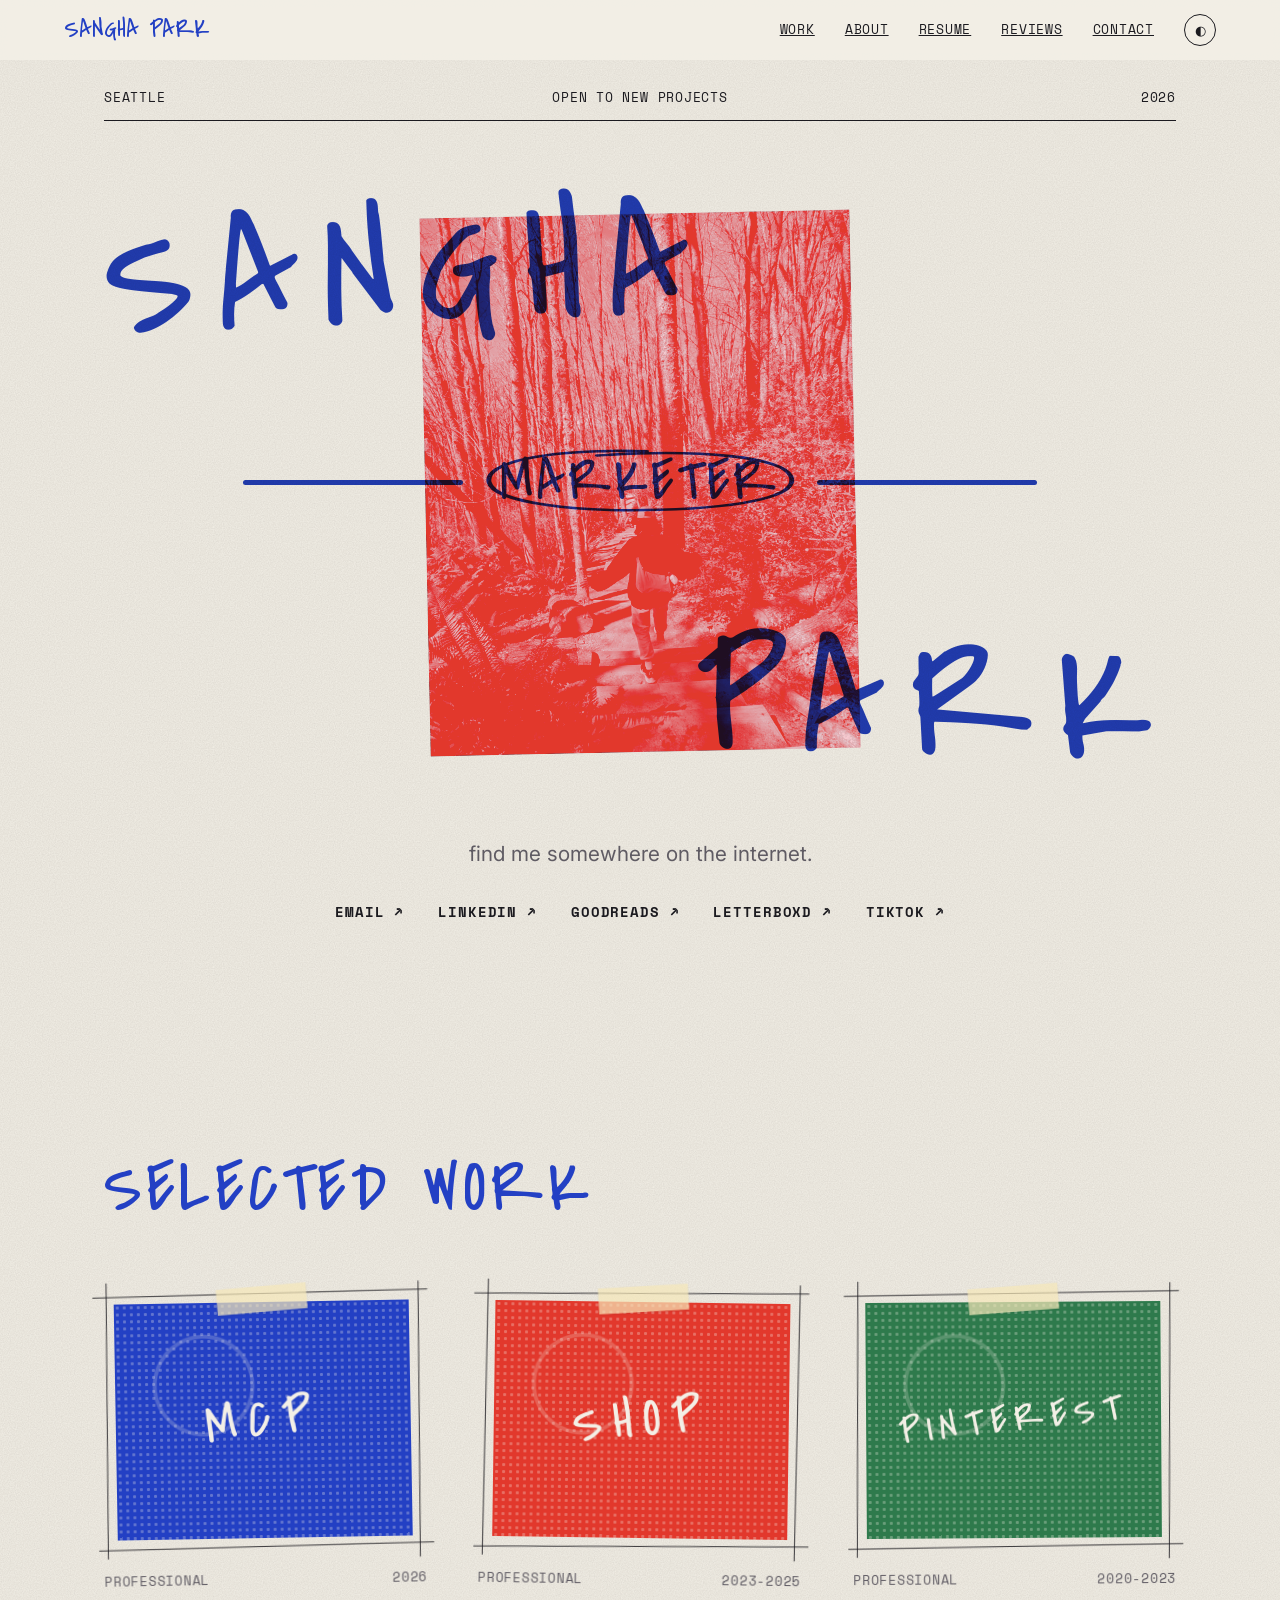
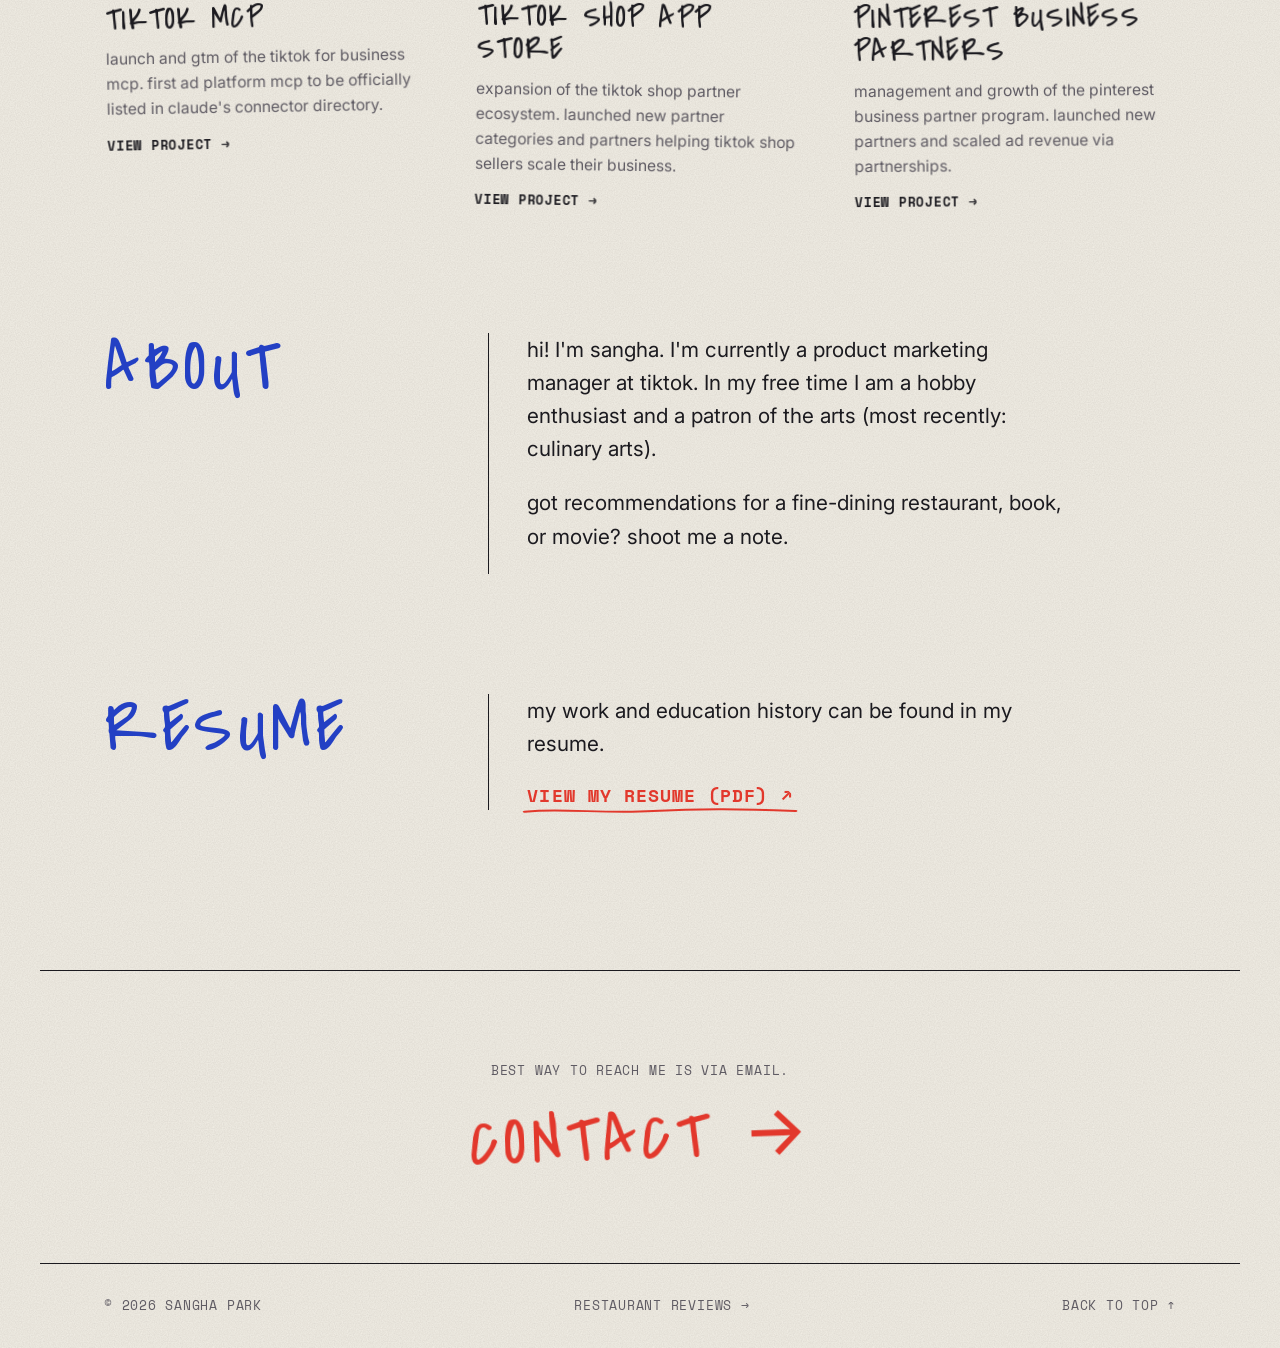
<file: index.html>
<!doctype html>
<html lang="en">
<head>
  <meta charset="utf-8" />
  <meta name="viewport" content="width=device-width, initial-scale=1" />
  <title>Sangha Park</title>
  <meta name="description" content="Personal site and portfolio." />
  <link rel="icon" href="data:image/svg+xml,<svg xmlns='http://www.w3.org/2000/svg' viewBox='0 0 100 100'><rect width='100' height='100' fill='%23f3efe6'/><path d='M70 22 C40 10 18 30 40 48 S70 70 52 84 S22 82 24 74' fill='none' stroke='%232340c4' stroke-width='12' stroke-linecap='round'/></svg>" />
  <link rel="preconnect" href="https://fonts.googleapis.com" />
  <link rel="preconnect" href="https://fonts.gstatic.com" crossorigin />
  <link href="https://fonts.googleapis.com/css2?family=Covered+By+Your+Grace&family=Space+Mono:wght@400;700&family=Inter:wght@400;500&display=swap" rel="stylesheet" />
  <link rel="stylesheet" href="styles.css" />
</head>
<body>
  <header class="nav">
    <a class="logo hand" href="#top" id="logo"></a>
    <nav class="mono">
      <a href="#work">Work</a>
      <a href="#about">About</a>
      <a href="#resume">Resume</a>
      <a href="reviews/">Reviews</a>
      <a href="#contact">Contact</a>
      <button class="theme-toggle" id="theme-toggle" aria-label="Toggle dark mode">◐</button>
    </nav>
  </header>

  <main id="top">
    <section class="hero">
      <div class="hero-meta mono">
        <span id="location"></span>
        <span id="status"></span>
        <span id="year"></span>
      </div>

      <div class="hero-stage">
        <figure class="hero-photo duotone" id="hero-photo"></figure>
        <h1 class="hero-type hand">
          <span class="line line-first" id="name-first"></span>
          <span class="line line-mid"><span class="rule"></span><span class="role-word" id="role-word"></span><span class="rule"></span></span>
          <span class="line line-last" id="name-last"></span>
        </h1>
      </div>

      <p class="tagline" id="tagline"></p>
      <ul class="socials mono" id="socials"></ul>
    </section>

    <section class="section" id="work">
      <div class="section-head">
        <h2 class="hand">Selected work</h2>
        <div class="filters mono" id="filters" role="group" aria-label="Filter projects"></div>
      </div>
      <div class="grid" id="projects"></div>
    </section>

    <section class="section about" id="about">
      <div>
        <h2 class="hand">About</h2>
        <p class="note hand" id="note"></p>
      </div>
      <div class="about-body" id="about-body"></div>
    </section>

    <section class="section about resume" id="resume">
      <h2 class="hand">Resume</h2>
      <div class="about-body">
        <p id="resume-text"></p>
        <a class="resume-link mono scribble" id="resume-link" href="#" target="_blank" rel="noopener">View my resume (PDF) ↗</a>
      </div>
    </section>

    <section class="contact" id="contact">
      <p class="mono eyebrow">best way to reach me is via email.</p>
      <a class="contact-link hand" id="contact-link" href="#">contact <span class="arrow">→</span></a>
    </section>
  </main>

  <footer class="footer mono">
    <span id="footer-text"></span>
    <a href="reviews/">Restaurant reviews →</a>
    <a href="#top">Back to top ↑</a>
  </footer>

  <script src="content.js"></script>
  <script src="script.js"></script>
</body>
</html>
</file>
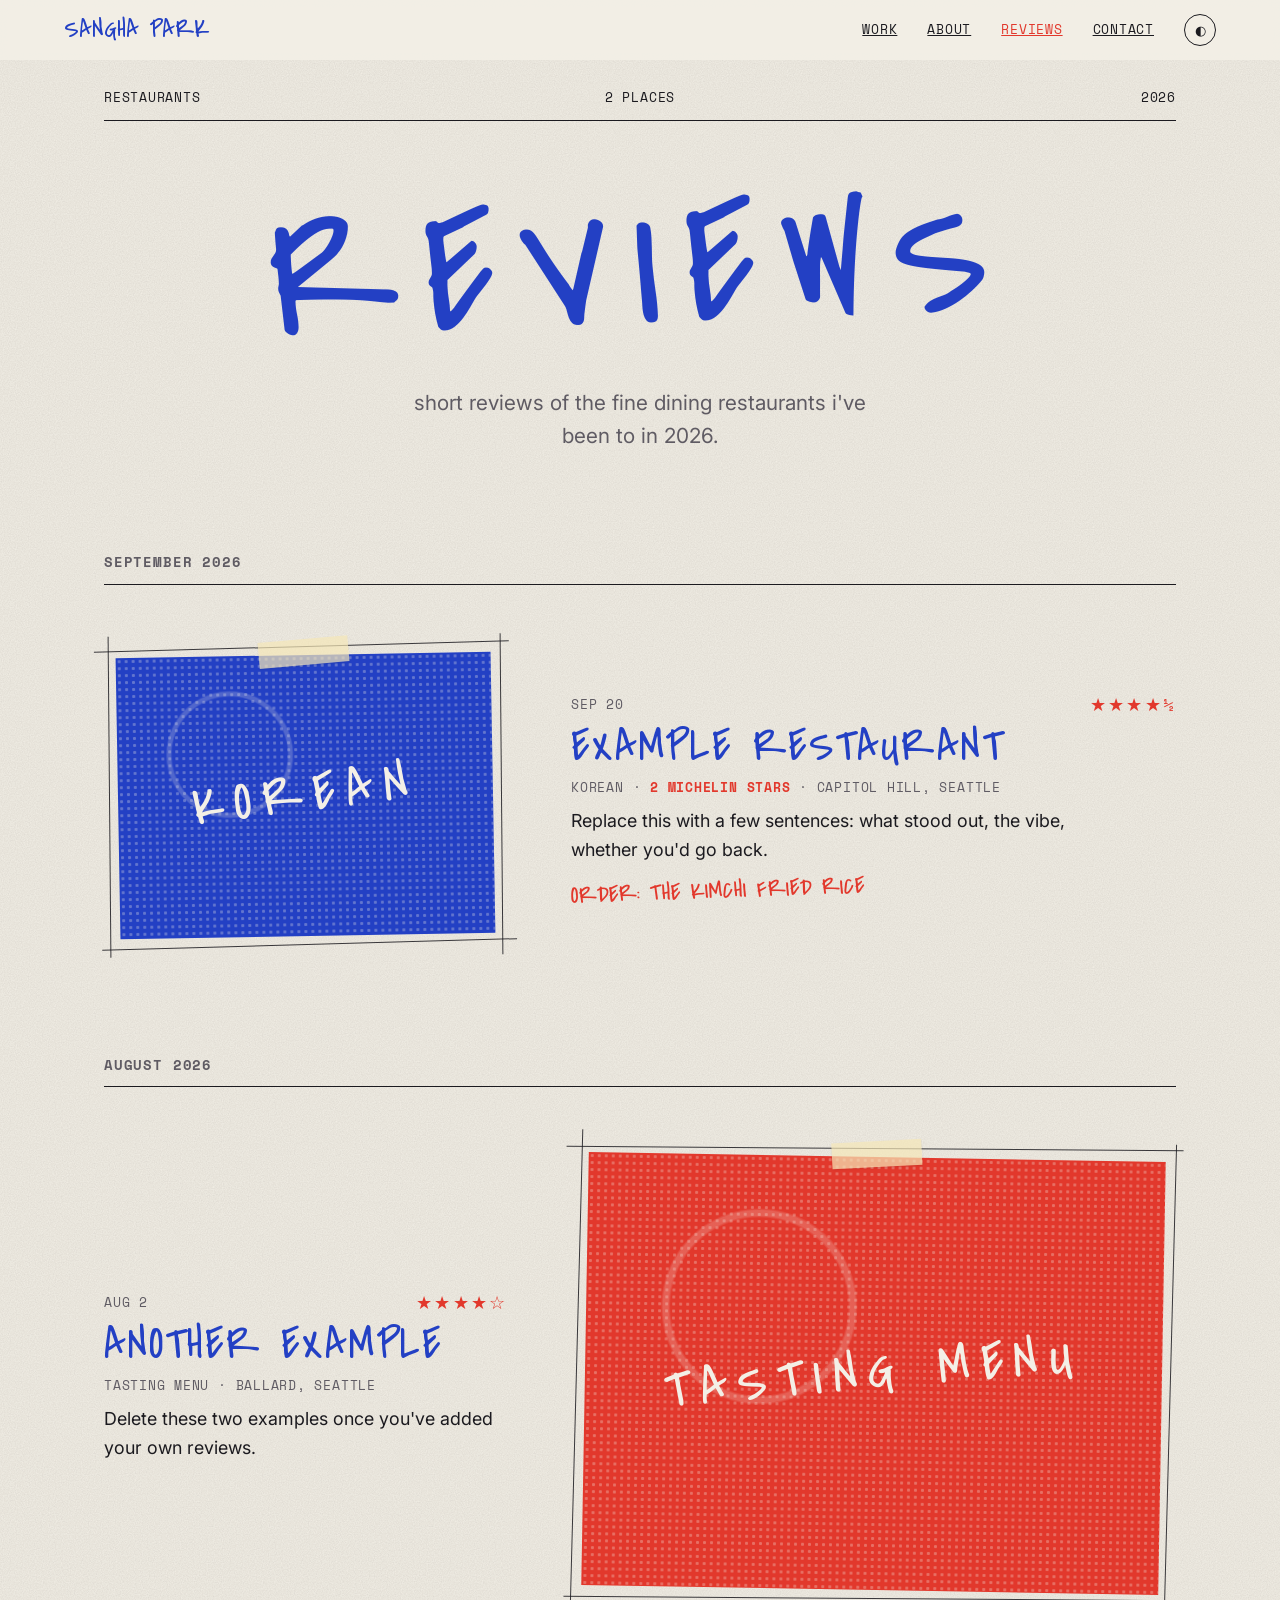
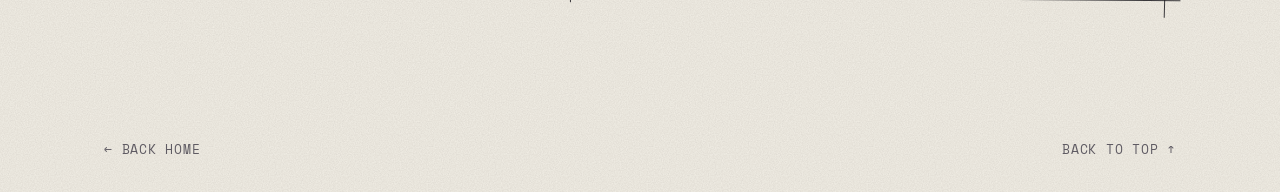
<file: reviews/index.html>
<!doctype html>
<html lang="en">
<head>
  <meta charset="utf-8" />
  <meta name="viewport" content="width=device-width, initial-scale=1" />
  <title>Reviews · Sangha Park</title>
  <meta name="description" content="Short reviews of restaurants I've eaten at this year." />
  <link rel="icon" href="data:image/svg+xml,<svg xmlns='http://www.w3.org/2000/svg' viewBox='0 0 100 100'><rect width='100' height='100' fill='%23f3efe6'/><path d='M70 22 C40 10 18 30 40 48 S70 70 52 84 S22 82 24 74' fill='none' stroke='%232340c4' stroke-width='12' stroke-linecap='round'/></svg>" />
  <link rel="preconnect" href="https://fonts.googleapis.com" />
  <link rel="preconnect" href="https://fonts.gstatic.com" crossorigin />
  <link href="https://fonts.googleapis.com/css2?family=Covered+By+Your+Grace&family=Space+Mono:wght@400;700&family=Inter:wght@400;500&display=swap" rel="stylesheet" />
  <link rel="stylesheet" href="../styles.css" />
</head>
<body>
  <header class="nav">
    <a class="logo hand" href="../" id="logo"></a>
    <nav class="mono">
      <a href="../#work">Work</a>
      <a href="../#about">About</a>
      <a href="./" aria-current="page">Reviews</a>
      <a href="../#contact">Contact</a>
      <button class="theme-toggle" id="theme-toggle" aria-label="Toggle dark mode">◐</button>
    </nav>
  </header>

  <main id="top">
    <section class="hero reviews-hero">
      <div class="hero-meta mono">
        <span>Restaurants</span>
        <span id="count"></span>
        <span id="year"></span>
      </div>
      <h1 class="hand reviews-title">Reviews</h1>
      <p class="tagline" id="intro"></p>
    </section>

    <div class="section reviews-list" id="reviews"></div>
  </main>

  <footer class="footer mono">
    <a href="../">← Back home</a>
    <a href="#top">Back to top ↑</a>
  </footer>

  <script src="../content.js"></script>
  <script src="reviews.js"></script>
  <script src="page.js"></script>
</body>
</html>
</file>
<file: styles.css>
/* Zine / poster look: paper, marker lettering, duotone prints, a few flat inks. */
:root {
  --paper: #f3efe6;
  --ink: #1b1a1f;
  --muted: #5f5b63;
  --blue: #2340c4;
  --red: #e2382c;
  --green: #2e7a4c;
  --pink: #f6c9cf;
  --rule: #1b1a1f;
  --blend: multiply;
  --role-ink: var(--blue);
  --role-halo: none;
  --hand: "Covered By Your Grace", "Comic Sans MS", cursive;
  --mono: "Space Mono", ui-monospace, monospace;
  --body: "Inter", system-ui, sans-serif;

  /* Hand-drawn shapes, used as masks so they take the current color. */
  --scribble: url("data:image/svg+xml,<svg xmlns='http://www.w3.org/2000/svg' viewBox='0 0 200 12' preserveAspectRatio='none'><path d='M2 7 C 30 2 60 10 95 6 S 160 3 198 6' stroke='black' stroke-width='3' fill='none' stroke-linecap='round'/></svg>");
  --circle: url("data:image/svg+xml,<svg xmlns='http://www.w3.org/2000/svg' viewBox='0 0 200 80' preserveAspectRatio='none'><path d='M104 6 C 40 3 5 20 8 42 C 11 66 62 77 112 74 C 166 71 197 57 192 35 C 187 13 138 3 74 11' stroke='black' stroke-width='3' fill='none' stroke-linecap='round'/></svg>");
  --noise: url("data:image/svg+xml,<svg xmlns='http://www.w3.org/2000/svg' width='220' height='220'><filter id='n'><feTurbulence type='fractalNoise' baseFrequency='.85' numOctaves='2' stitchTiles='stitch'/><feColorMatrix values='0 0 0 0 0 0 0 0 0 0 0 0 0 0 0 0 0 0 .09 0'/></filter><rect width='100%' height='100%' filter='url(%23n)'/></svg>");
}

@media (prefers-color-scheme: dark) {
  :root:not([data-theme="light"]) {
    --paper: #161519;
    --ink: #efeae0;
    --muted: #a39ea8;
    --blue: #8b9dff;
    --red: #ff6f62;
    --green: #6cc596;
    --pink: #5a2f37;
    --rule: #efeae0;
    --blend: normal;
  --role-ink: var(--blue);
  --role-halo: 0 0 8px rgb(0 0 0 / 0.55);
  }
}
:root[data-theme="dark"] {
  --paper: #161519;
  --ink: #efeae0;
  --muted: #a39ea8;
  --blue: #8b9dff;
  --red: #ff6f62;
  --green: #6cc596;
  --pink: #5a2f37;
  --rule: #efeae0;
  --blend: normal;
  --role-ink: var(--blue);
  --role-halo: 0 0 8px rgb(0 0 0 / 0.55);
}

* { box-sizing: border-box; margin: 0; padding: 0; }
html { scroll-behavior: smooth; overflow-x: clip; }
body {
  background: var(--noise), var(--paper);
  color: var(--ink);
  font-family: var(--body);
  font-size: 17px;
  line-height: 1.6;
  transition: background-color 0.3s, color 0.3s;
}
a { color: inherit; }
[hidden] { display: none !important; }
::selection { background: var(--blue); color: var(--paper); }
.hand { font-family: var(--hand); font-weight: 400; text-transform: uppercase; }
.mono { font-family: var(--mono); text-transform: uppercase; letter-spacing: 0.06em; font-size: 0.8rem; }

/* Hand-drawn underline that "draws" in on hover */
.scribble { position: relative; text-decoration: none; }
.scribble::after {
  content: "";
  position: absolute;
  left: -2%; right: -2%; bottom: -6px;
  height: 8px;
  background: currentColor;
  -webkit-mask: var(--scribble) no-repeat 0 0 / 100% 100%;
          mask: var(--scribble) no-repeat 0 0 / 100% 100%;
  clip-path: inset(0 100% 0 0);
  transition: clip-path 0.35s ease;
}
.scribble:hover::after, .scribble:focus-visible::after, .scribble[aria-pressed="true"]::after { clip-path: inset(0 0 0 0); }

/* ---------- Nav ---------- */
.nav {
  position: sticky;
  top: 0;
  z-index: 10;
  display: flex;
  justify-content: space-between;
  align-items: center;
  padding: 14px clamp(16px, 5vw, 64px);
  background: color-mix(in srgb, var(--paper) 88%, transparent);
  backdrop-filter: blur(8px);
}
.logo { font-size: 1.6rem; text-decoration: none; color: var(--blue); line-height: 1; }
.nav nav { display: flex; align-items: center; gap: clamp(14px, 3vw, 30px); }
.theme-toggle {
  background: none;
  border: 1.5px solid var(--rule);
  color: var(--ink);
  border-radius: 50%;
  width: 32px; height: 32px;
  cursor: pointer;
  transition: transform 0.3s;
}
.theme-toggle:hover { transform: rotate(180deg); }
@media (max-width: 480px) { .nav nav a { display: none; } }

/* ---------- Hero ---------- */
.hero {
  max-width: 1200px;
  margin: 0 auto;
  padding: 28px clamp(16px, 5vw, 64px) clamp(60px, 9vw, 110px);
}
.hero-meta {
  /* Equal side columns keep the middle item on the page's true center. */
  display: grid;
  grid-template-columns: 1fr auto 1fr;
  gap: 8px 20px;
  padding-bottom: 12px;
  border-bottom: 1.5px solid var(--rule);
  margin-bottom: clamp(30px, 6vw, 70px);
}
.hero-meta > :nth-child(2) { text-align: center; }
.hero-meta > :nth-child(3) { text-align: right; }
@media (max-width: 600px) {
  /* Not enough room for three across: status drops to its own centered row. */
  .hero-meta { grid-template-columns: 1fr auto; }
  .hero-meta > :nth-child(2) { grid-column: 1 / -1; grid-row: 2; }
  .hero-meta > :nth-child(3) { grid-row: 1; grid-column: 2; }
}

.hero-stage {
  display: grid;
  place-items: center;
  position: relative;
}
.hero-stage > * { grid-area: 1 / 1; }

.hero-photo {
  width: min(430px, 66%);
  aspect-ratio: 4 / 5;
  --tone: var(--red);
  --tone-light: var(--pink);
  transform: rotate(-1.2deg);
}

.hero-type {
  position: relative;
  z-index: 1;
  width: 100%;
  display: flex;
  flex-direction: column;
  gap: clamp(30px, 9vw, 130px);
  color: var(--blue);
  mix-blend-mode: var(--blend);
  line-height: 0.9;
  pointer-events: none;
}
.hero-type .line { display: block; }
.line-first, .line-last {
  font-size: clamp(3.6rem, 13vw, 10.5rem);
  letter-spacing: 0.14em;
}
.line-first { text-align: left; transform: rotate(-2deg); }
.line-last { text-align: right; transform: rotate(1.5deg); }
.line-mid {
  display: flex !important;
  align-items: center;
  justify-content: center;
  gap: 0.35em;
  font-size: clamp(1.8rem, 5vw, 3.6rem);
  letter-spacing: 0.06em;
  white-space: nowrap;
}
.line-mid .rule { flex: 1; height: 0.09em; background: currentColor; border-radius: 4px; max-width: 220px; }

.role-word {
  position: relative;
  display: inline-block;
  color: var(--role-ink);
  text-shadow: var(--role-halo);
  padding: 0 0.3em;
}
.role-word::after {
  content: "";
  position: absolute;
  inset: -0.18em -0.12em -0.12em;
  background: currentColor;
  -webkit-mask: var(--circle) no-repeat 0 0 / 100% 100%;
          mask: var(--circle) no-repeat 0 0 / 100% 100%;
}
.role-word.swap { animation: scrawl 0.5s ease-out; }
.role-word.swap::after { animation: draw 0.6s ease-out; }
@keyframes scrawl { from { opacity: 0; transform: translateY(6px) rotate(-3deg); } }
@keyframes draw { from { clip-path: inset(0 100% 0 0); } to { clip-path: inset(0 0 0 0); } }

.tagline {
  max-width: 36ch;
  margin: clamp(36px, 6vw, 64px) auto 30px;
  text-align: center;
  font-size: clamp(1.1rem, 2vw, 1.3rem);
  color: var(--muted);
}
.socials {
  list-style: none;
  display: flex;
  flex-wrap: wrap;
  justify-content: center;
  gap: 14px clamp(18px, 3vw, 34px);
  font-size: 0.9rem;
}
.socials a { font-weight: 700; }
.socials a:nth-child(n) { color: var(--ink); }
.socials li:nth-child(3n+1) a:hover { color: var(--blue); }
.socials li:nth-child(3n+2) a:hover { color: var(--red); }
.socials li:nth-child(3n+3) a:hover { color: var(--green); }

/* ---------- Duotone print (photo or halftone placeholder) ---------- */
.duotone {
  position: relative;
  overflow: hidden;
  background: var(--tone-light);
  isolation: isolate;
}
.duotone img {
  width: 100%; height: 100%;
  object-fit: cover;
  display: block;
  filter: grayscale(1) contrast(1.15);
  mix-blend-mode: multiply;
  transition: transform 0.5s;
}
.duotone::after {
  content: "";
  position: absolute;
  inset: 0;
  background: var(--tone);
  mix-blend-mode: lighten;
  pointer-events: none;
}
/* On dark paper the light tint is darker than the ink, so swap the two layers
   to keep shadows dark and highlights inked; otherwise the photo washes out. */
@media (prefers-color-scheme: dark) {
  :root:not([data-theme="light"]) .duotone:not(.placeholder) { background: var(--tone); }
  :root:not([data-theme="light"]) .duotone:not(.placeholder)::after { background: var(--tone-light); }
}
:root[data-theme="dark"] .duotone:not(.placeholder) { background: var(--tone); }
:root[data-theme="dark"] .duotone:not(.placeholder)::after { background: var(--tone-light); }
.duotone.placeholder {
  background:
    radial-gradient(circle at 30% 35%, transparent 0 18%, color-mix(in srgb, var(--paper) 22%, transparent) 18.5% 19.5%, transparent 20%),
    radial-gradient(color-mix(in srgb, var(--paper) 30%, transparent) 1.3px, transparent 1.8px) 0 0 / 7px 7px,
    var(--tone);
}
.duotone.placeholder::after { display: none; }
.placeholder-word {
  position: absolute;
  inset: 0;
  display: grid;
  place-items: center;
  font-family: var(--hand);
  text-transform: uppercase;
  /* Shrinks long words so they fit inside the card. */
  font-size: min(clamp(2.4rem, 5vw, 3.4rem), calc(120cqw / var(--chars, 6)));
  letter-spacing: 0.2em;
  padding: 0 8%;
  text-align: center;
  color: var(--paper);
  transform: rotate(-6deg);
}

/* ---------- Sections ---------- */
.section {
  max-width: 1200px;
  margin: 0 auto;
  padding: clamp(70px, 10vw, 120px) clamp(16px, 5vw, 64px) 0;
}
.section h2 {
  font-size: clamp(2.6rem, 6vw, 4.4rem);
  line-height: 1;
  letter-spacing: 0.06em;
  color: var(--blue);
}
.section-head {
  display: flex;
  justify-content: space-between;
  align-items: flex-end;
  flex-wrap: wrap;
  gap: 20px;
  margin-bottom: clamp(40px, 6vw, 64px);
}
.filters { display: flex; flex-wrap: wrap; gap: 6px 20px; }
.filters button {
  font: inherit;
  letter-spacing: inherit;
  text-transform: inherit;
  font-weight: 700;
  background: none;
  border: 0;
  color: var(--muted);
  cursor: pointer;
  padding: 4px 0;
}
.filters button:hover, .filters button[aria-pressed="true"] { color: var(--red); }

/* ---------- Project cards ---------- */
.grid {
  display: grid;
  grid-template-columns: repeat(auto-fill, minmax(min(100%, 300px), 1fr));
  gap: clamp(56px, 7vw, 80px) clamp(32px, 4vw, 56px);
}
.card {
  display: flex;
  flex-direction: column;
  gap: 10px;
  text-decoration: none;
  transform: rotate(var(--tilt, 0deg));
  transition: transform 0.3s cubic-bezier(.3, 1.4, .5, 1);
  animation: rise 0.5s both;
}
.card:nth-child(3n+1) { --tilt: -1deg; }
.card:nth-child(3n+2) { --tilt: 0.8deg; }
.card:nth-child(3n+3) { --tilt: -0.4deg; }
.card:hover { transform: rotate(0deg) translateY(-6px); }
.card:focus-visible { outline: 2px dashed var(--blue); outline-offset: 10px; }
@keyframes rise { from { opacity: 0; translate: 0 20px; } }

/* Sketchy frame lines that overshoot the corners */
.frame { position: relative; margin: 14px 14px 22px; }
.frame::before, .frame::after {
  content: "";
  position: absolute;
  pointer-events: none;
  border-color: var(--rule);
  border-style: solid;
  opacity: 0.85;
}
.frame::before { inset: -9px -20px; border-width: 1.5px 0; transform: rotate(-0.6deg); }
.frame::after { inset: -20px -9px; border-width: 0 1.5px; transform: rotate(0.5deg); }
.card .duotone { aspect-ratio: 5 / 4; container-type: inline-size; }
.card:hover .duotone img { transform: scale(1.05); }
/* Strip of tape */
.tape {
  position: absolute;
  z-index: 2;
  top: -16px; left: 50%;
  width: 90px; height: 26px;
  translate: -50% 0;
  rotate: -4deg;
  background: color-mix(in srgb, #f5e7b8 70%, transparent);
  box-shadow: 0 1px 2px rgb(0 0 0 / 0.08);
}

.card-meta { display: flex; justify-content: space-between; color: var(--muted); }
.card h3 {
  font-family: var(--hand);
  font-weight: 400;
  text-transform: uppercase;
  font-size: 2rem;
  line-height: 1.05;
  letter-spacing: 0.04em;
}
.card p { color: var(--muted); font-size: 0.98rem; }
.card-cta { align-self: flex-start; font-weight: 700; margin-top: 4px; }
.card:hover .card-cta::after { clip-path: inset(0 0 0 0); }

/* ---------- About ---------- */
.about {
  display: grid;
  grid-template-columns: minmax(0, 1fr) minmax(0, 2fr);
  gap: 40px;
}
.note {
  margin-top: 26px;
  max-width: 11ch;
  font-size: 1.7rem;
  line-height: 1.15;
  color: var(--red);
  transform: rotate(-4deg);
}
.note:empty { display: none; }
.about-body {
  border-left: 1.5px solid var(--rule);
  padding-left: clamp(20px, 3vw, 40px);
}
.about-body p { font-size: clamp(1.1rem, 2vw, 1.3rem); margin-bottom: 1em; max-width: 42ch; }
@media (max-width: 760px) {
  .about { grid-template-columns: 1fr; gap: 20px; }
  .about-body { border-left: 0; padding-left: 0; }
}

/* ---------- Resume ---------- */
.resume-link {
  display: inline-block;
  font-size: clamp(0.95rem, 1.6vw, 1.1rem);
  font-weight: 700;
  color: var(--red);
}
.resume-link::after { clip-path: inset(0 0 0 0); }

/* ---------- Contact ---------- */
.contact {
  max-width: 1200px;
  margin: clamp(90px, 13vw, 160px) auto 0;
  padding: clamp(50px, 8vw, 90px) clamp(16px, 5vw, 64px);
  border-block: 1.5px solid var(--rule);
  text-align: center;
}
.eyebrow { color: var(--muted); margin-bottom: 18px; }
.contact-link {
  display: inline-block;
  font-size: clamp(1.6rem, 5.5vw, 4.25rem);
  line-height: 1;
  letter-spacing: 0.08em;
  color: var(--red);
  text-decoration: none;
  transform: rotate(-2deg);
}
.contact-link .arrow { display: inline-block; font-family: var(--body); font-weight: 500; transition: transform 0.25s; }
.contact-link:hover .arrow { transform: translateX(14px); }

/* ---------- Footer ---------- */
.footer {
  max-width: 1200px;
  margin: 0 auto;
  display: flex;
  justify-content: space-between;
  flex-wrap: wrap;
  gap: 12px;
  padding: 32px clamp(16px, 5vw, 64px);
  color: var(--muted);
}
.footer a { text-decoration: none; }
.footer a:hover { color: var(--ink); }

/* ---------- Reviews page ---------- */
.nav nav a[aria-current="page"] { color: var(--red); }
.reviews-hero { padding-bottom: clamp(20px, 4vw, 40px); }
.reviews-title {
  font-size: clamp(4rem, 15vw, 11rem);
  line-height: 0.9;
  letter-spacing: 0.14em;
  color: var(--blue);
  text-align: center;
  transform: rotate(-2deg);
}
.reviews-hero .tagline { margin-top: clamp(20px, 4vw, 36px); margin-bottom: 0; }
.reviews-list { padding-top: clamp(30px, 5vw, 60px); }

.reviews-list .month {
  font-family: var(--mono);
  font-size: 0.85rem;
  letter-spacing: 0.06em;
  line-height: 1.6;
  font-weight: 700;
  color: var(--muted);
  padding-bottom: 10px;
  border-bottom: 1.5px solid var(--rule);
  margin: clamp(40px, 6vw, 72px) 0 clamp(36px, 5vw, 56px);
}
.reviews-list .month:first-child { margin-top: 0; }

.review {
  display: grid;
  grid-template-columns: minmax(0, 2fr) minmax(0, 3fr);
  gap: clamp(28px, 5vw, 64px);
  align-items: center;
  margin-bottom: clamp(56px, 8vw, 96px);
}
.review:nth-of-type(even) .frame { order: 2; }
.review .frame { transform: rotate(-1deg); }
.review:nth-of-type(even) .frame { transform: rotate(1deg); }
.review-photo { aspect-ratio: 4 / 3; container-type: inline-size; }
/* Food looks best in real color, so review photos skip the duotone tint. */
.duotone.full-color img { filter: none; mix-blend-mode: normal; }
.duotone.full-color::after { display: none; }

.review-body { display: flex; flex-direction: column; gap: 8px; }
.review-body h3 {
  font-family: var(--hand);
  font-weight: 400;
  text-transform: uppercase;
  font-size: clamp(2rem, 4vw, 2.8rem);
  line-height: 1.05;
  letter-spacing: 0.04em;
  color: var(--blue);
}
.review-body h3 a { color: inherit; }
.stars { color: var(--red); letter-spacing: 0.12em; font-size: 1.15rem; line-height: 1; }
.review-meta { color: var(--muted); }
.michelin { color: var(--red); font-weight: 700; }
.review-text { font-size: clamp(1rem, 1.6vw, 1.12rem); max-width: 48ch; }
.order-note {
  align-self: flex-start;
  margin-top: 6px;
  font-size: 1.5rem;
  line-height: 1.1;
  color: var(--red);
  transform: rotate(-2deg);
}
@media (max-width: 760px) {
  .review { grid-template-columns: 1fr; gap: 18px; }
  .review:nth-of-type(even) .frame { order: 0; }
}

@media (prefers-reduced-motion: reduce) {
  *, *::before, *::after { animation: none !important; transition: none !important; }
  html { scroll-behavior: auto; }
}
</file>
